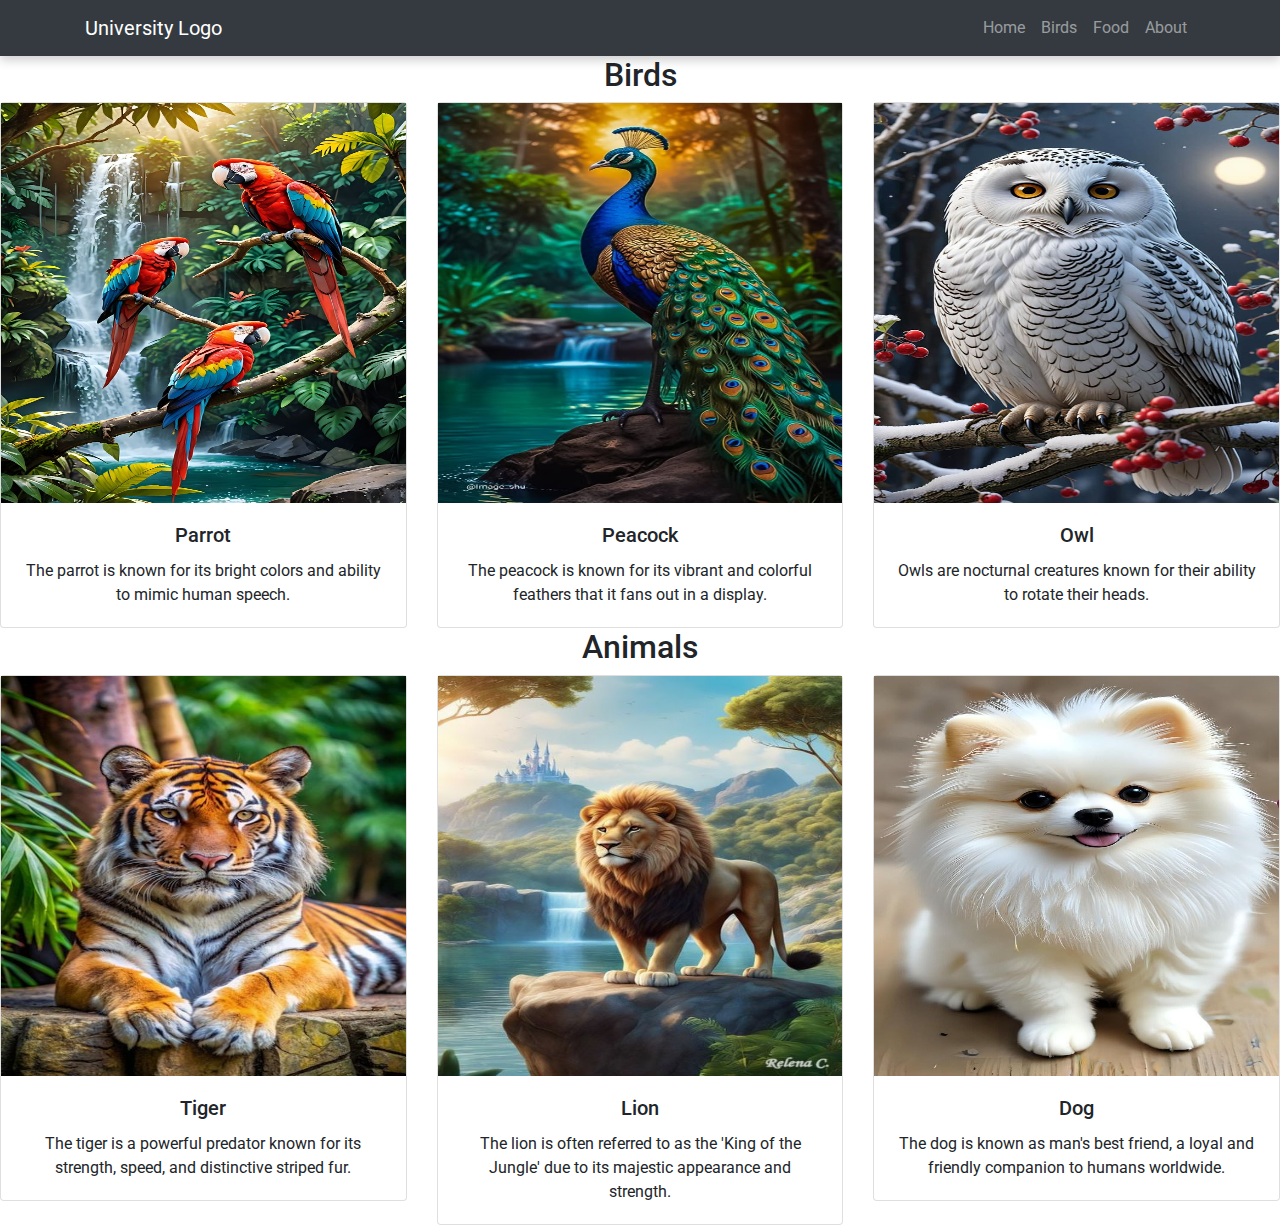
<file: about.html>
<!DOCTYPE html>
<html lang="en">
<head>
    <meta charset="UTF-8">
    <meta name="viewport" content="width=device-width, initial-scale=1.0">
    <title>About Animals & Birds</title>
    <link rel="stylesheet" href="style.css">
    <!-- Add Bootstrap CSS -->
    <link href="https://stackpath.bootstrapcdn.com/bootstrap/4.5.2/css/bootstrap.min.css" rel="stylesheet">
    <!-- Google Fonts -->
    <link href="https://fonts.googleapis.com/css2?family=Open+Sans:wght@400;600&family=Roboto:wght@400;700&display=swap" rel="stylesheet">
    
</head>
<body>

   <!-- Navbar -->
   <nav class="navbar navbar-expand-lg navbar-dark bg-dark">
    <div class="container">
        <a class="navbar-brand" href="index.html">University Logo</a>
        <button class="navbar-toggler" type="button" data-toggle="collapse" data-target="#navbarNav" aria-controls="navbarNav" aria-expanded="false" aria-label="Toggle navigation">
            <span class="navbar-toggler-icon"></span>
        </button>
        <div class="collapse navbar-collapse" id="navbarNav">
            <ul class="navbar-nav ml-auto">
                <li class="nav-item">
                    <a class="nav-link" href="index.html">Home</a>
                </li>
                <li class="nav-item">
                    <a class="nav-link" href="birds.html">Birds</a>
                </li>
                <li class="nav-item">
                    <a class="nav-link" href="food.html">Food</a>
                </li>
                <li class="nav-item">
                    <a class="nav-link" href="about.html">About</a>
                </li>
            </ul>
        </div>
    </div>
</nav>


    <!-- Birds Section -->
    <section class="section birds">
        <h2>Birds</h2>
        <div class="card-deck">
            <div class="card">
                <img src="parrot.jpg" alt="Parrot" height="400px;">
                <div class="card-body">
                    <h5 class="card-title">Parrot</h5>
                    <p class="card-text">The parrot is known for its bright colors and ability to mimic human speech.</p>
                </div>
            </div>
            <div class="card">
                <img src="peacock.jpg" alt="Peacock" height="400px;">
                <div class="card-body">
                    <h5 class="card-title">Peacock</h5>
                    <p class="card-text">The peacock is known for its vibrant and colorful feathers that it fans out in a display.</p>
                </div>
            </div>
            <div class="card">
                <img src="owl.jpg" alt="Owl" height="400px;">
                <div class="card-body">
                    <h5 class="card-title">Owl</h5>
                    <p class="card-text">Owls are nocturnal creatures known for their ability to rotate their heads.</p>
                </div>
            </div>
        </div>
        
        
    </section>

    <!-- Animals Section -->
    <section class="section animals">
        <h2>Animals</h2>
        <div class="card-deck">
            <div class="card">
                <img src="tiger.jpg" alt="Tiger" height="400px;">
                <div class="card-body">
                    <h5 class="card-title">Tiger</h5>
                    <p class="card-text">The tiger is a powerful predator known for its strength, speed, and distinctive striped fur.</p>
                </div>
            </div>
            <div class="card">
                <img src="lion.jpg" alt="Lion" height="400px;">
                <div class="card-body">
                    <h5 class="card-title">Lion</h5>
                    <p class="card-text">The lion is often referred to as the 'King of the Jungle' due to its majestic appearance and strength.</p>
                </div>
            </div>
            <div class="card">
                <img src="dog.jpg" alt="Dog" height="400px;">
                <div class="card-body">
                    <h5 class="card-title">Dog</h5>
                    <p class="card-text">The dog is known as man's best friend, a loyal and friendly companion to humans worldwide.</p>
                </div>
            </div>
        </div>
    </section>

    <!-- Bootstrap JS and Popper.js -->
    <script src="https://code.jquery.com/jquery-3.5.1.slim.min.js"></script>
    <script src="https://cdn.jsdelivr.net/npm/@popperjs/core@2.5.3/dist/umd/popper.min.js"></script>
    <script src="https://stackpath.bootstrapcdn.com/bootstrap/4.5.2/js/bootstrap.min.js"></script>

</body>
</html>
</file>
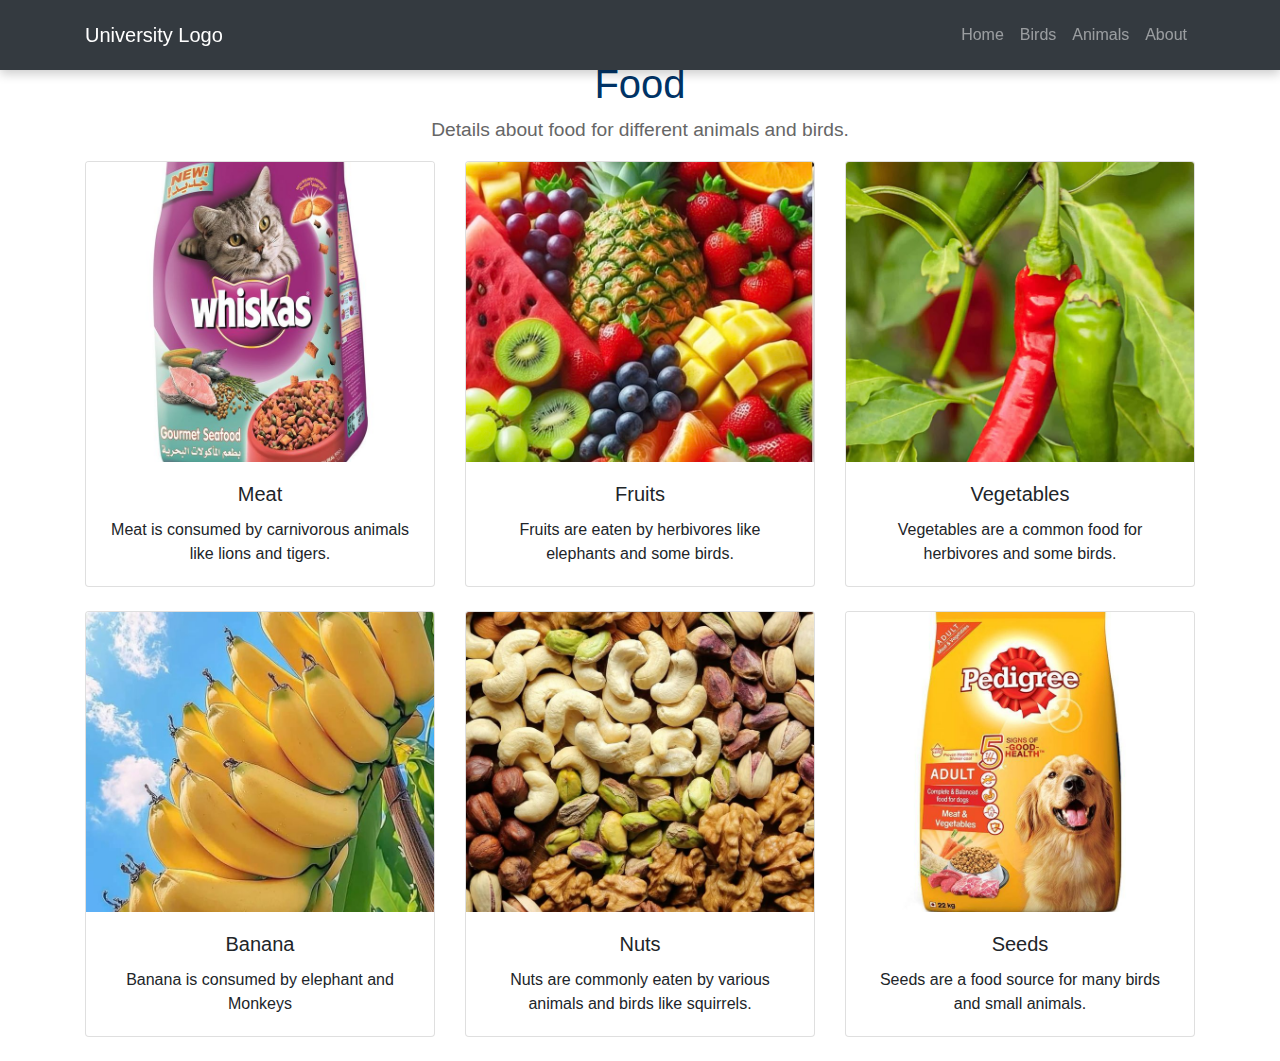
<file: food.html>
<!DOCTYPE html>
<html lang="en">
<head>
    <meta charset="UTF-8">
    <meta name="viewport" content="width=device-width, initial-scale=1.0">
    <title>Food</title>
    <link rel="stylesheet" href="https://stackpath.bootstrapcdn.com/bootstrap/4.5.2/css/bootstrap.min.css">
    <link rel="stylesheet" href="style.css">
</head>
<body>
    <!-- Navbar -->
    <nav class="navbar navbar-expand-lg navbar-dark bg-dark">
        <div class="container">
            <a class="navbar-brand" href="index.html">University Logo</a>
            <button class="navbar-toggler" type="button" data-toggle="collapse" data-target="#navbarNav" aria-controls="navbarNav" aria-expanded="false" aria-label="Toggle navigation">
                <span class="navbar-toggler-icon"></span>
            </button>
            <div class="collapse navbar-collapse" id="navbarNav">
                <ul class="navbar-nav ml-auto">
                    <li class="nav-item">
                        <a class="nav-link" href="index.html">Home</a>
                    </li>
                    <li class="nav-item">
                        <a class="nav-link" href="birds.html">Birds</a>
                    </li>
                    <li class="nav-item">
                        <a class="nav-link" href="index.html">Animals</a>
                    </li>
                    <li class="nav-item">
                        <a class="nav-link" href="about.html">About</a>
                    </li>
                </ul>
            </div>
        </div>
    </nav>

    <!-- Header -->
    <header class="text-center my-9">
        <h1>Food</h1>
        <p>Details about food for different animals and birds.</p>
    </header>

    <!-- Food Content -->
    <div class="container">
        <div class="row">
            <!-- Card 1: Meat -->
            <div class="col-md-4 mb-4">
                <div class="card">
                    <img src="meat.jpg" alt="Meat" class="card-img-top" height="300px;">
                    <div class="card-body">
                        <h5 class="card-title">Meat</h5>
                        <p class="card-text">Meat is consumed by carnivorous animals like lions and tigers.</p>
                    </div>
                </div>
            </div>

            <!-- Card 2: Fruits -->
            <div class="col-md-4 mb-4">
                <div class="card">
                    <img src="fruits.jpg" alt="Fruits" class="card-img-top" height="300px;">
                    <div class="card-body">
                        <h5 class="card-title">Fruits</h5>
                        <p class="card-text">Fruits are eaten by herbivores like elephants and some birds.</p>
                    </div>
                </div>
            </div>

            <!-- Card 3: Vegetables -->
            <div class="col-md-4 mb-4">
                <div class="card">
                    <img src="chilli.jpg" alt="Vegetables" class="card-img-top" height="300px;">
                    <div class="card-body">
                        <h5 class="card-title">Vegetables</h5>
                        <p class="card-text">Vegetables are a common food for herbivores and some birds.</p>
                    </div>
                </div>
            </div>

            <!-- Card 4: Banana -->
            <div class="col-md-4 mb-4">
                <div class="card">
                    <img src="banan.jpg" alt="Banana" class="card-img-top" height="300px;">
                    <div class="card-body">
                        <h5 class="card-title">Banana</h5>
                        <p class="card-text">Banana is consumed by elephant and Monkeys</p>
                    </div>
                </div>
            </div>

            <!-- Card 5: Nuts -->
            <div class="col-md-4 mb-4">
                <div class="card">
                    <img src="nuts.jpg" alt="Nuts" class="card-img-top" height="300px;">
                    <div class="card-body">
                        <h5 class="card-title">Nuts</h5>
                        <p class="card-text">Nuts are commonly eaten by various animals and birds like squirrels.</p>
                    </div>
                </div>
            </div>

            <!-- Card 6: Seeds -->
            <div class="col-md-4 mb-4">
                <div class="card">
                    <img src="pedi.jpg" alt="Pedigree" class="card-img-top" height="300px;">
                    <div class="card-body">
                        <h5 class="card-title">Seeds</h5>
                        <p class="card-text">Seeds are a food source for many birds and small animals.</p>
                    </div>
                </div>
            </div>
        </div>
    </div>

    <!-- Optional Bootstrap JS and jQuery (for responsive features) -->
    <script src="https://code.jquery.com/jquery-3.5.1.slim.min.js"></script>
    <script src="https://cdn.jsdelivr.net/npm/@popperjs/core@2.5.2/dist/umd/popper.min.js"></script>
    <script src="https://stackpath.bootstrapcdn.com/bootstrap/4.5.2/js/bootstrap.min.js"></script>
</body>
</html>
</file>
<file: style.css>
.animals,.birds,.card-body,header{text-align:center}*{margin:0;padding:0;box-sizing:border-box}.navbar{position:fixed;top:0;left:0;width:100%;background:#036;color:#fff;display:flex;justify-content:space-between;padding:15px 30px;align-items:center;box-shadow:0 4px 10px rgba(0,0,0,.2);z-index:100}.navbar .logo{font-size:22px;font-weight:700}.nav-links{display:flex;gap:25px}.nav-links a{color:#fff;text-decoration:none;font-size:18px;transition:.3s}.nav-links a:hover{color:#a52e07}header{margin-top:60px}header h1{font-size:2.5rem;color:#036}header p{font-size:1.2rem;color:#666}.card-container{display:flex;flex-wrap:wrap;justify-content:space-between;row-gap:40px}.card-wrapper{width:calc(33.33% - 20px);display:flex;row-gap:40px}.card{display:flex;flex-direction:column;height:100%;width:100%}.card-img-top{object-fit:cover;width:100%}.card-body{flex-grow:1;display:flex;flex-direction:column;justify-content:center}.animals,.birds{display:flex;flex-direction:column;align-items:center}.col-md-4{margin-bottom:40px}
</file>
